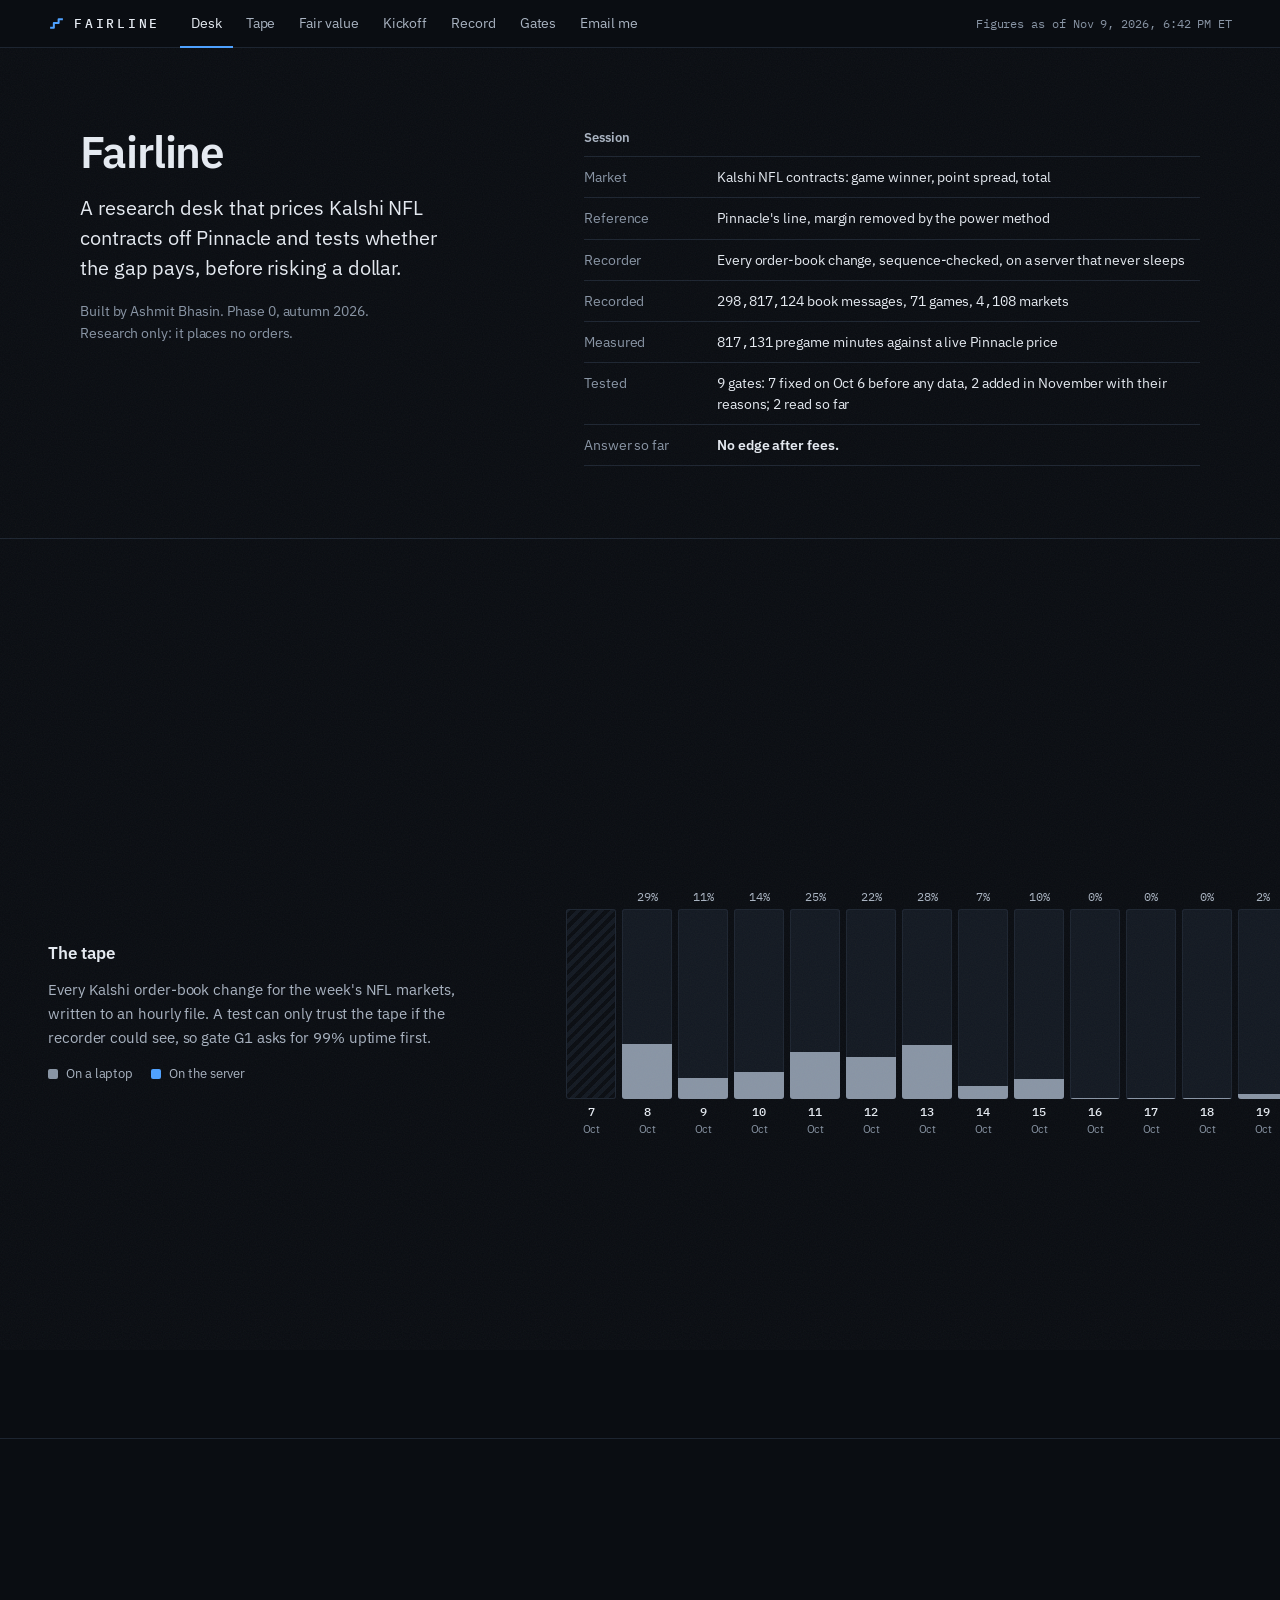
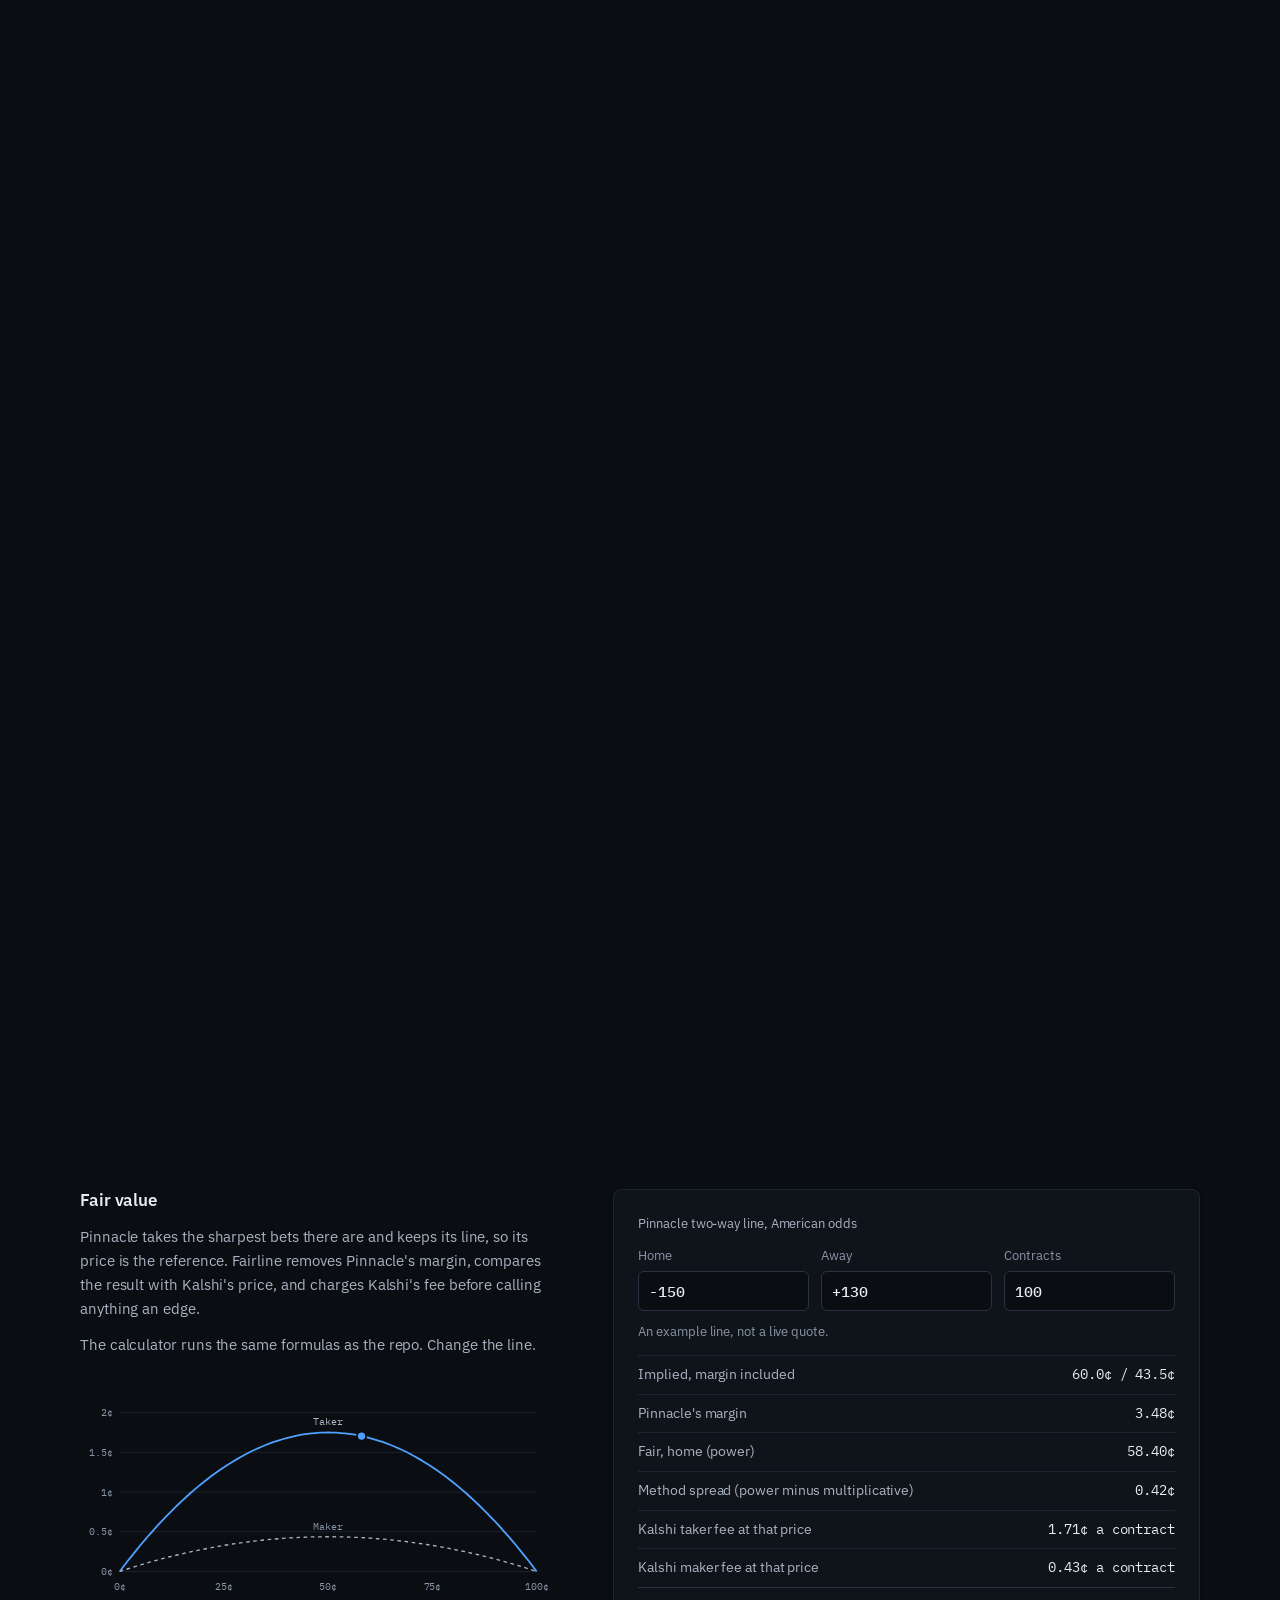
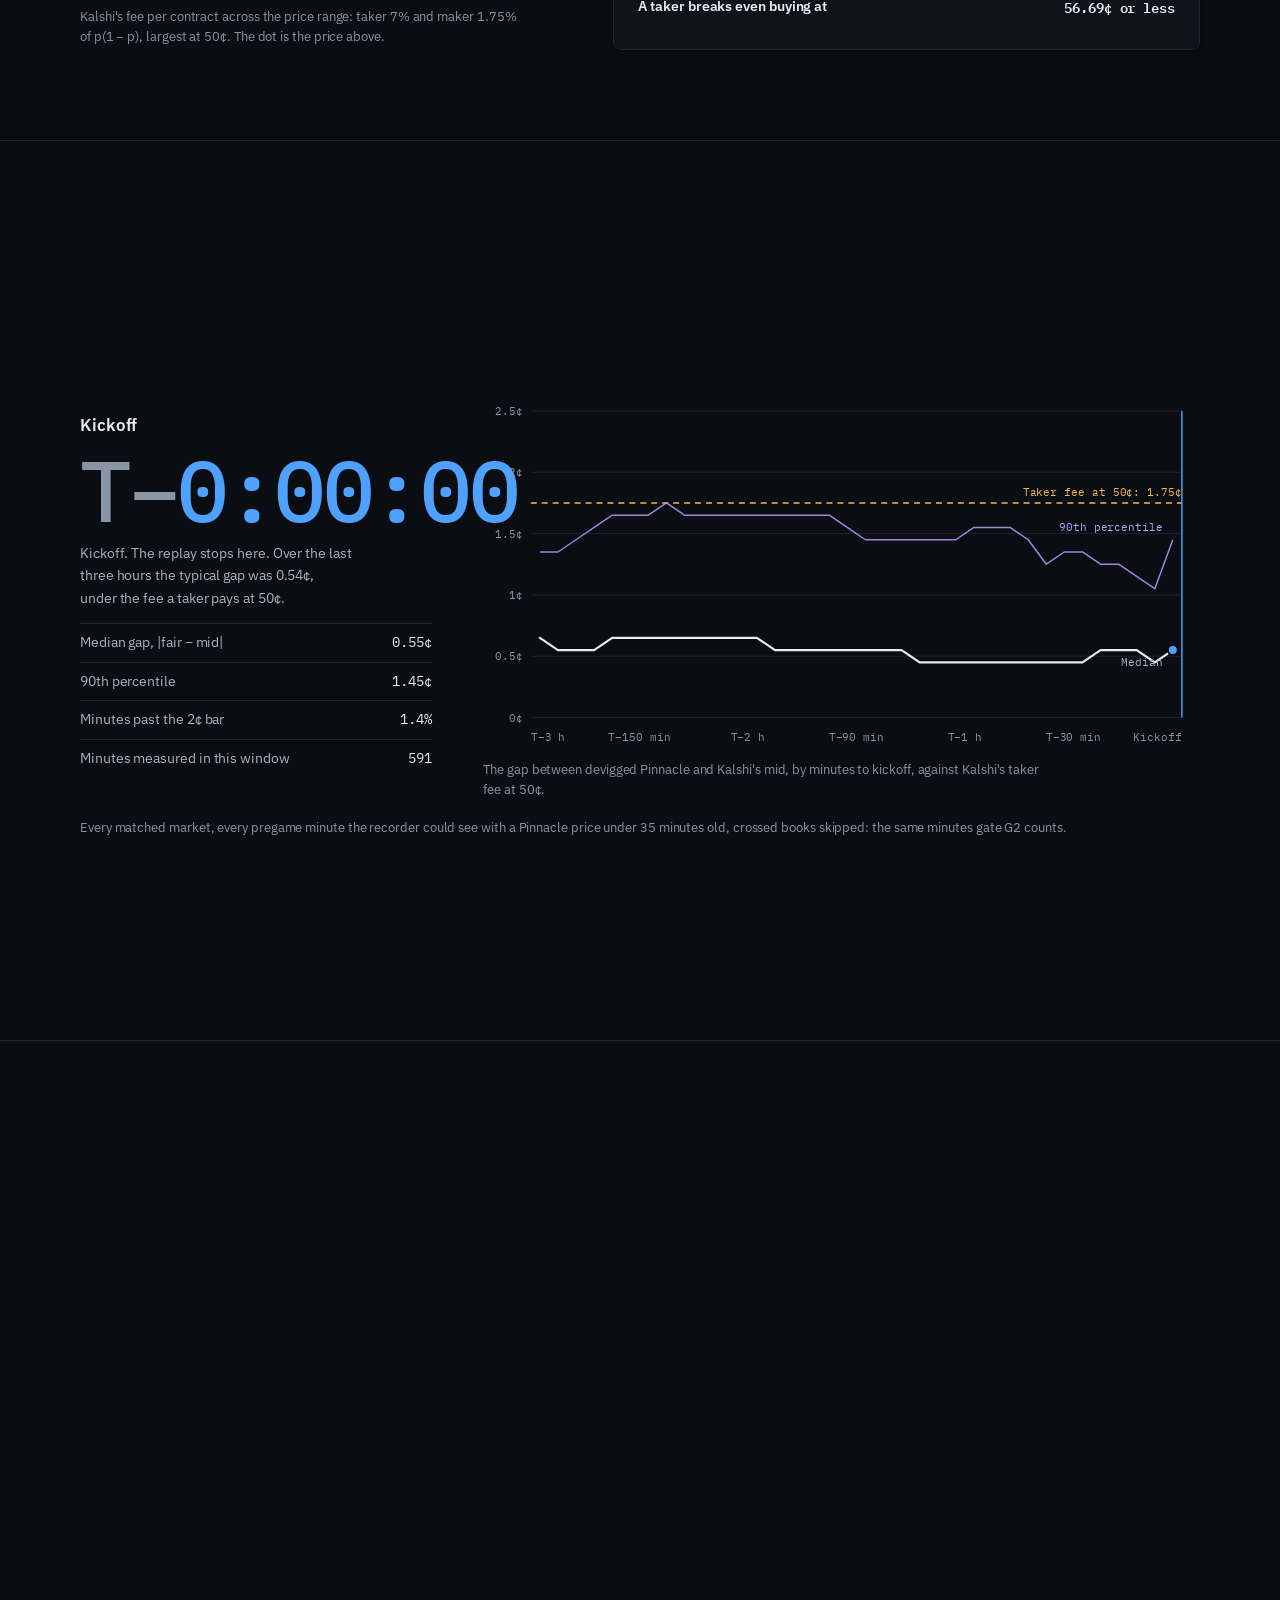
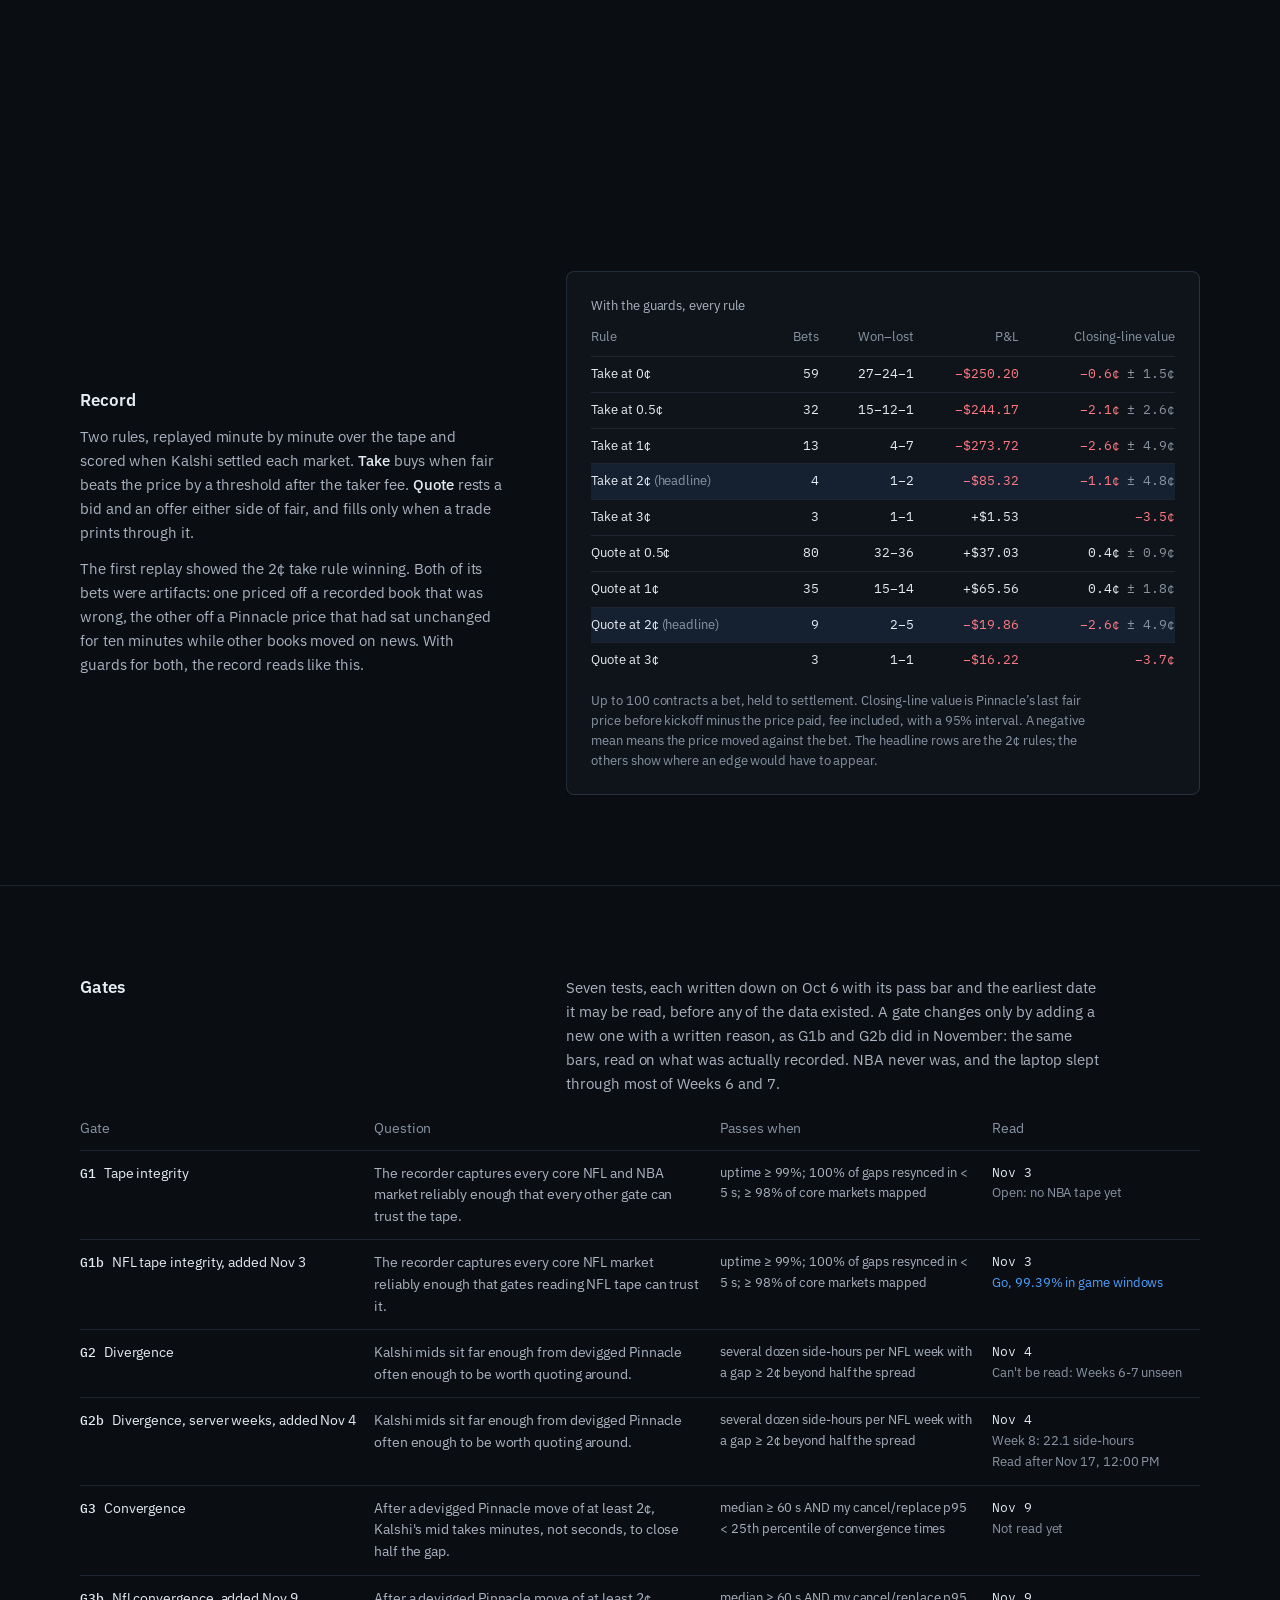
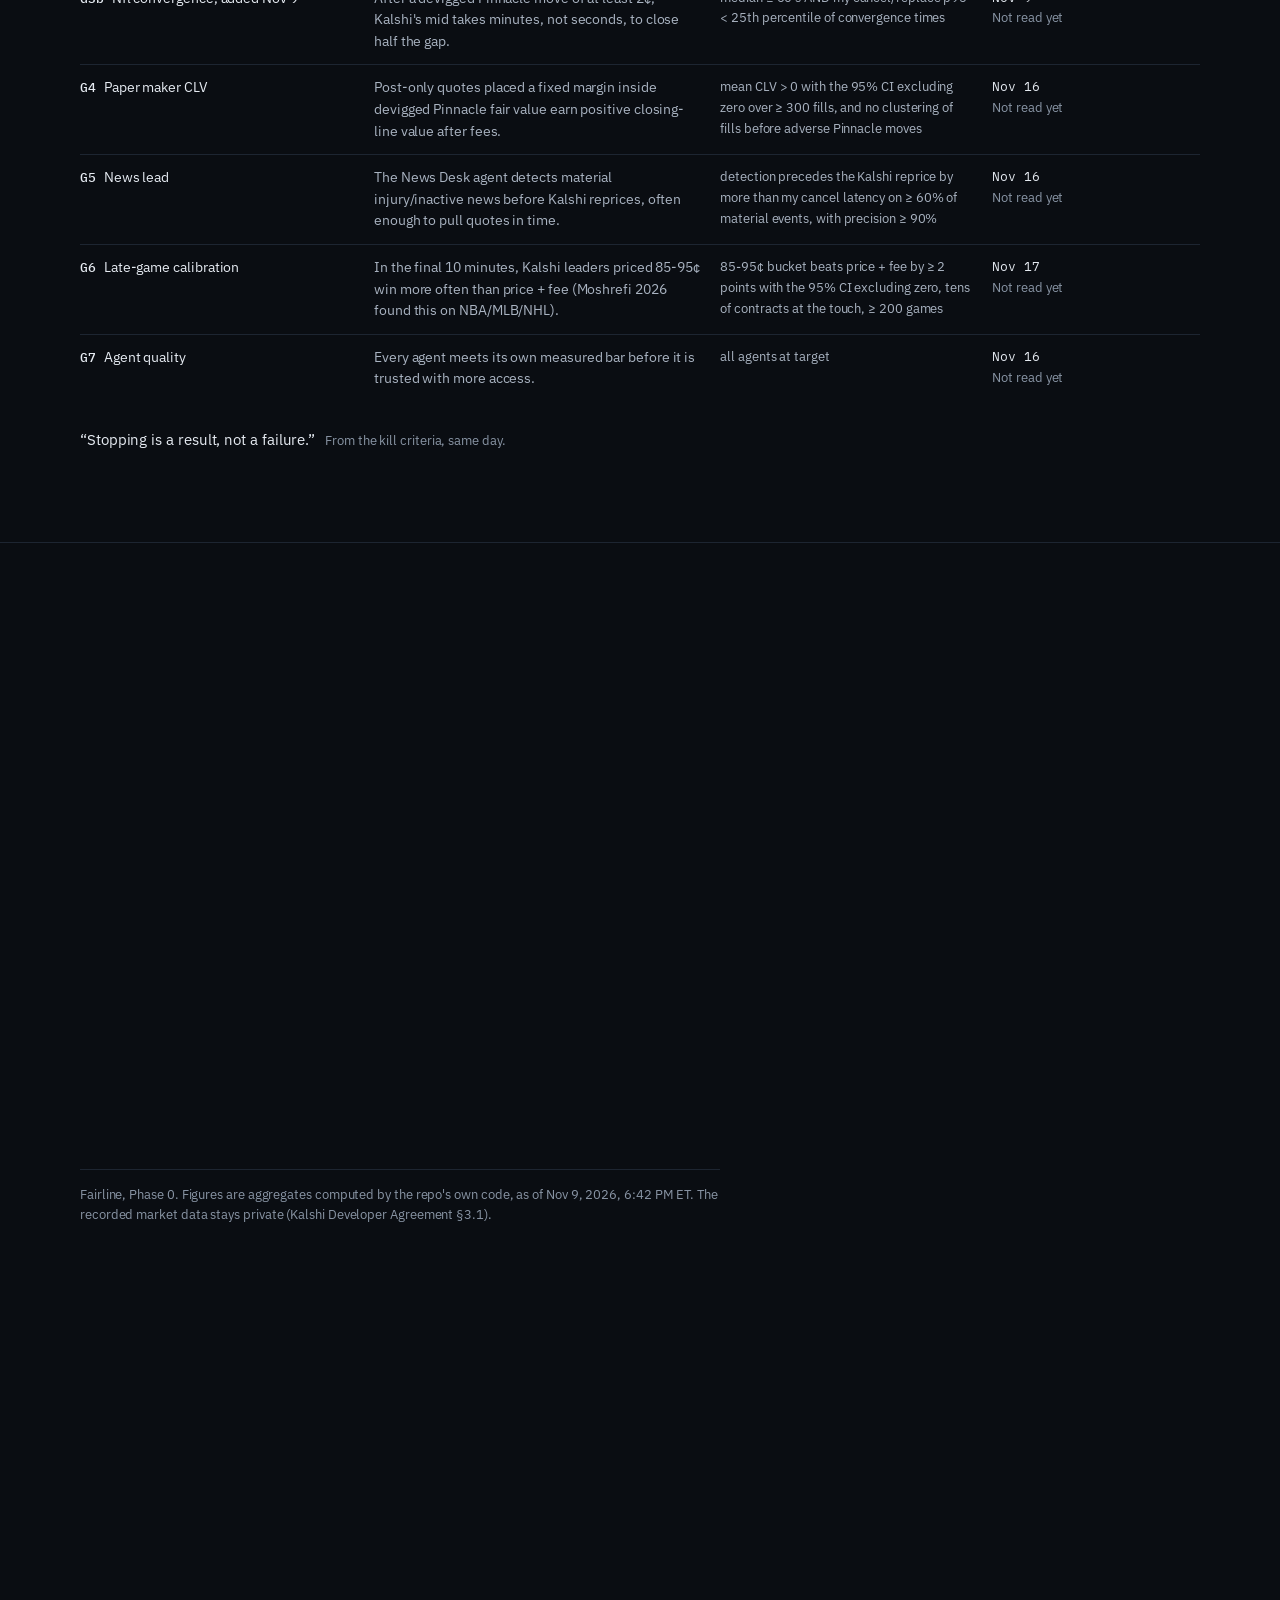
<file: site/index.html>
<!doctype html>
<html lang="en">
<head>
<meta charset="utf-8">
<meta name="viewport" content="width=device-width, initial-scale=1, viewport-fit=cover">
<title>Fairline · a research desk for Kalshi NFL markets</title>
<meta name="description" content="Fairline prices Kalshi NFL contracts off Pinnacle's line, records both markets around the clock, and tests whether the gap pays after fees before risking money.">
<meta name="color-scheme" content="dark">
<link rel="icon" href="data:image/svg+xml,<svg xmlns='http://www.w3.org/2000/svg' viewBox='0 0 16 16'><rect width='16' height='16' rx='3' fill='%230a0d12'/><path d='M2 12h3.5V7.5h4.5V4H14' fill='none' stroke='%234ea1ff' stroke-width='1.9' stroke-linejoin='round'/></svg>">
<link rel="preconnect" href="https://fonts.googleapis.com">
<link rel="preconnect" href="https://fonts.gstatic.com" crossorigin>
<link rel="stylesheet" href="https://fonts.googleapis.com/css2?family=IBM+Plex+Mono:wght@400;500&family=IBM+Plex+Sans:wght@400;500;600&display=swap">
<link rel="stylesheet" href="scrollcraft.css">
<link rel="stylesheet" href="site.css">
</head>
<body>
<a class="skip" href="#main">Skip to content</a>
<div class="sc-grain" aria-hidden="true"></div>

<header class="chrome">
  <a class="chrome__app" href="#desk" aria-label="Fairline, back to the top">
    <svg class="mark" viewBox="0 0 16 16" aria-hidden="true"><path d="M2 12h3.5V7.5h4.5V4H14"/></svg>
    <span class="chrome__word">FAIRLINE</span>
  </a>
  <nav class="chrome__tabs" aria-label="Sections">
    <a href="#desk">Desk</a>
    <a href="#tape">Tape</a>
    <a href="#fair">Fair value</a>
    <a href="#kickoff">Kickoff</a>
    <a href="#record">Record</a>
    <a href="#gates">Gates</a>
    <a href="#note">Email me</a>
  </nav>
  <p class="chrome__status">Figures as of <span data-f="as_of">the last export</span></p>
</header>

<main id="main">

  <!-- 1 · Desk: the surface already running -->
  <section id="desk" class="desk" aria-labelledby="desk-h">
    <div class="wrap desk__grid">
      <div class="desk__intro" data-sc-in data-sc-stagger="60">
        <h1 id="desk-h" class="desk__title">Fairline</h1>
        <p class="desk__lede">A research desk that prices Kalshi NFL contracts off Pinnacle and tests whether the gap pays, before risking a dollar.</p>
        <p class="desk__by">Built by <span data-f="owner_name">Ashmit Bhasin</span>. Phase 0, autumn 2026. Research only: it places no orders.</p>
      </div>
      <table class="ledger" data-sc-in>
        <caption>Session</caption>
        <tbody>
          <tr><th scope="row">Market</th><td>Kalshi NFL contracts: game winner, point spread, total</td></tr>
          <tr><th scope="row">Reference</th><td>Pinnacle's line, margin removed by the power method</td></tr>
          <tr><th scope="row">Recorder</th><td>Every order-book change, sequence-checked, on a server that never sleeps</td></tr>
          <tr><th scope="row">Recorded</th><td><span class="num" data-f="messages">n/a</span> book messages, <span class="num" data-f="games">n/a</span> games, <span class="num" data-f="markets">n/a</span> markets</td></tr>
          <tr><th scope="row">Measured</th><td><span class="num" data-f="side_minutes">n/a</span> pregame minutes against a live Pinnacle price</td></tr>
          <tr><th scope="row">Tested</th><td>9 gates: 7 fixed on Oct 6 before any data, 2 added in November with their reasons; <span data-f="gates_read">2</span> read so far</td></tr>
          <tr class="ledger__answer"><th scope="row">Answer so far</th><td>No edge after fees.</td></tr>
        </tbody>
      </table>
    </div>
  </section>

  <!-- 2 · Tape: the days pan past, mostly blind until the move -->
  <section id="tape" class="tape" data-sc-act="pan" data-sc-span="2.4" aria-labelledby="tape-h">
    <div data-sc-stage class="tape__stage">
      <div class="tape__rail" data-sc-pan="0.04">
        <div class="tape__lead">
          <h2 id="tape-h" class="panel-title">The tape</h2>
          <p>Every Kalshi order-book change for the week's NFL markets, written to an hourly file. A test can only trust the tape if the recorder could see, so gate G1 asks for 99% uptime first.</p>
          <p class="tape__key"><span class="key key--laptop" aria-hidden="true"></span>On a laptop <span class="key key--server" aria-hidden="true"></span>On the server</p>
        </div>
        <ol class="tape__days" aria-label="Recorder uptime by day, Eastern time"></ol>
        <div class="tape__end">
          <p class="tape__end-h">Since the move</p>
          <p data-f="since_cutover">The recorder moved to an always-on server on Oct 26.</p>
        </div>
      </div>
    </div>
  </section>

  <!-- 3 · Fair value: the math, operable -->
  <section id="fair" class="fair" aria-labelledby="fair-h">
    <div class="wrap fair__grid">
      <div class="fair__copy" data-sc-in data-sc-stagger="60">
        <h2 id="fair-h" class="panel-title">Fair value</h2>
        <p>Pinnacle takes the sharpest bets there are and keeps its line, so its price is the reference. Fairline removes Pinnacle's margin, compares the result with Kalshi's price, and charges Kalshi's fee before calling anything an edge.</p>
        <p>The calculator runs the same formulas as the repo. Change the line.</p>
      </div>
      <form class="calc" id="calc" aria-describedby="calc-note" autocomplete="off">
        <fieldset class="calc__line">
          <legend>Pinnacle two-way line, American odds</legend>
          <label>Home <input id="calc-a" name="a" inputmode="text" value="-150" spellcheck="false"></label>
          <label>Away <input id="calc-b" name="b" inputmode="text" value="+130" spellcheck="false"></label>
          <label>Contracts <input id="calc-n" name="n" type="number" min="1" max="100000" step="1" value="100"></label>
        </fieldset>
        <p id="calc-note" class="calc__note">An example line, not a live quote.</p>
        <table class="calc__out" aria-live="polite">
          <tbody>
            <tr><th scope="row">Implied, margin included</th><td class="num" data-c="implied"></td></tr>
            <tr><th scope="row">Pinnacle's margin</th><td class="num" data-c="margin"></td></tr>
            <tr><th scope="row">Fair, home (power)</th><td class="num" data-c="fair"></td></tr>
            <tr><th scope="row">Method spread (power minus multiplicative)</th><td class="num" data-c="spread"></td></tr>
            <tr><th scope="row">Kalshi taker fee at that price</th><td class="num" data-c="taker"></td></tr>
            <tr><th scope="row">Kalshi maker fee at that price</th><td class="num" data-c="maker"></td></tr>
            <tr class="calc__verdict"><th scope="row">A taker breaks even buying at</th><td class="num" data-c="breakeven"></td></tr>
          </tbody>
        </table>
        <p class="calc__err" role="alert" hidden></p>
      </form>
      <figure class="fee">
        <svg class="fee__svg" viewBox="0 0 520 220" role="img" aria-labelledby="fee-cap"></svg>
        <figcaption id="fee-cap">Kalshi's fee per contract across the price range: taker 7% and maker 1.75% of p(1&nbsp;&minus;&nbsp;p), largest at 50¢. The dot is the price above.</figcaption>
      </figure>
    </div>
  </section>

  <!-- 4 · Kickoff: the peak. Scroll is the clock. -->
  <section id="kickoff" class="kick" data-sc-act="pin" data-sc-span="3.6" aria-labelledby="kick-h">
    <div data-sc-stage class="kick__stage">
      <div class="wrap kick__grid">
        <div class="kick__side">
          <h2 id="kick-h" class="panel-title">Kickoff</h2>
          <p class="kick__clock num" aria-hidden="true"><span class="kick__t">T&minus;</span><span data-k="clock">3:00:00</span></p>
          <p class="kick__status" data-k="status">Three hours to kickoff. Scroll to run the clock.</p>
          <table class="kick__read">
            <tbody>
              <tr><th scope="row">Median gap, |fair &minus; mid|</th><td class="num" data-k="median">n/a</td></tr>
              <tr><th scope="row">90th percentile</th><td class="num" data-k="p90">n/a</td></tr>
              <tr><th scope="row">Minutes past the 2¢ bar</th><td class="num" data-k="beyond">n/a</td></tr>
              <tr><th scope="row">Minutes measured in this window</th><td class="num" data-k="n">n/a</td></tr>
            </tbody>
          </table>
        </div>
        <figure class="kick__chart">
          <svg class="kick__svg" viewBox="0 0 720 360" role="img" aria-labelledby="kick-cap"></svg>
          <figcaption id="kick-cap" data-k="caption">The gap between devigged Pinnacle and Kalshi's mid, by minutes to kickoff, against Kalshi's taker fee at 50¢.</figcaption>
        </figure>
      </div>
      <p class="wrap kick__note">Every matched market, every pregame minute the recorder could see with a Pinnacle price under 35 minutes old, crossed books skipped: the same minutes gate G2 counts.</p>
    </div>
  </section>

  <!-- 5 · Record: naive replay wipes to the guarded ladder -->
  <section id="record" class="record" data-sc-act="flow" aria-labelledby="record-h">
    <div class="wrap record__grid">
      <div class="record__copy" data-sc-in data-sc-stagger="60">
        <h2 id="record-h" class="panel-title">Record</h2>
        <p>Two rules, replayed minute by minute over the tape and scored when Kalshi settled each market. <em>Take</em> buys when fair beats the price by a threshold after the taker fee. <em>Quote</em> rests a bid and an offer either side of fair, and fills only when a trade prints through it.</p>
        <p>The first replay showed the 2¢ take rule winning. Both of its bets were artifacts: one priced off a recorded book that was wrong, the other off a Pinnacle price that had sat unchanged for ten minutes while other books moved on news. With guards for both, the record reads like this.</p>
      </div>
      <div class="record__panels">
        <div class="record__naive" aria-labelledby="naive-h">
          <p id="naive-h" class="record__tag">First replay, no guards</p>
          <p class="record__big num" data-r="naive_pnl">+$57.00</p>
          <p class="record__sub" data-r="naive_line">Take at 2¢: 1 won, 0 lost</p>
        </div>
        <div class="record__guarded" data-sc-reveal="right" data-sc-reveal-at="0.2 0.42">
          <p class="record__tag">With the guards, every rule</p>
          <div class="xscroll">
            <table class="ladder">
              <thead><tr><th scope="col" class="l">Rule</th><th scope="col">Bets</th><th scope="col">Won–lost</th><th scope="col">P&amp;L</th><th scope="col">Closing-line value</th></tr></thead>
              <tbody data-r="ladder"></tbody>
            </table>
          </div>
          <p class="record__foot" data-r="foot"></p>
        </div>
      </div>
    </div>
  </section>

  <!-- 6 · Gates: fixed before the data -->
  <section id="gates" class="gates" aria-labelledby="gates-h">
    <div class="wrap">
      <div class="gates__head" data-sc-in data-sc-stagger="60">
        <h2 id="gates-h" class="panel-title">Gates</h2>
        <p>Seven tests, each written down on Oct 6 with its pass bar and the earliest date it may be read, before any of the data existed. A gate changes only by adding a new one with a written reason, as G1b and G2b did in November: the same bars, read on what was actually recorded. NBA never was, and the laptop slept through most of Weeks 6 and 7.</p>
      </div>
      <div class="xscroll">
        <table class="gate-table" data-sc-in>
          <thead><tr><th scope="col" class="l">Gate</th><th scope="col" class="l">Question</th><th scope="col" class="l">Passes when</th><th scope="col" class="l">Read</th></tr></thead>
          <tbody data-g="rows"></tbody>
        </table>
      </div>
      <p class="gates__quote">“Stopping is a result, not a failure.” <span>From the kill criteria, same day.</span></p>
    </div>
  </section>

  <!-- 7 · Email me: the close is an input -->
  <section id="note" class="note" data-sc-act="pin" data-sc-span="1.25" aria-labelledby="note-h">
    <div data-sc-stage class="note__stage">
      <form class="note__form wrap" method="post" enctype="text/plain" data-sc-cue="0 1 0 0">
        <h2 id="note-h" class="panel-title">Email me</h2>
        <label for="note-body" class="note__label">Your note</label>
        <textarea id="note-body" name="note" rows="5"></textarea>
        <div class="note__row">
          <button type="submit" class="note__send">Email me</button>
          <span class="note__help">Opens your mail app with this note. Nothing is sent from this page.</span>
        </div>
        <p class="note__alt">Or write to <a data-f="email_link" href="#note"></a></p>
      </form>
      <footer class="colophon wrap">
        <p>Fairline, Phase 0. Figures are aggregates computed by the repo's own code, as of <span data-f="as_of">the last export</span>. The recorded market data stays private (Kalshi Developer Agreement §3.1).</p>
      </footer>
    </div>
  </section>

</main>
<noscript><p class="noscript">This page computes its panels in the browser; with JavaScript off it shows only the outline.</p></noscript>

<script src="data.js"></script>
<script src="scrollcraft.js"></script>
<script src="site.js"></script>
</body>
</html>
</file>
<file: site/scrollcraft.css>
/* ============================================================================
   scrollcraft.css: the taste floor
   ----------------------------------------------------------------------------
   Two layers, and the split matters:

     TOKENS   what you override per brand. Colour roles, the type ramp, the
              spacing scale, elevation, motion. A brand is ~12 values.
     DEVICES  what the engine drives. Do not restyle these to taste; they are
              the mechanism. Style your own markup instead.

   Nothing here draws a "component". There are no card, badge, or pill classes,
   because a stylesheet that ships those is how every page built on it ends up
   with the same shapes. You get a floor and a vocabulary; the composition is
   yours.
   ========================================================================== */

/* ---------------------------------------------------------------- tokens -- */
:root {
  /* --- colour roles. Override these six and the page is rebranded. -------- */
  --sc-canvas:      #08090b;   /* the page ground. Drift interpolates this.   */
  --sc-surface:     #101217;   /* anything raised off the ground             */
  --sc-ink:         #f4f2ef;   /* primary text                               */
  --sc-ink-soft:    #9a9ba1;   /* secondary text. Tinted, never flat gray.   */
  --sc-accent:      #d8ff3e;   /* ONE accent. It owns a region, not confetti. */
  --sc-accent-ink:  #08090b;   /* text that sits on the accent               */

  --sc-hairline:    color-mix(in oklab, var(--sc-ink) 12%, transparent);
  --sc-hairline-strong: color-mix(in oklab, var(--sc-ink) 22%, transparent);

  /* --- type. Two families max. Display carries voice, text carries prose. - */
  --sc-font-display: "Instrument Sans", "Geist", system-ui, sans-serif;
  --sc-font-text:    "Geist", system-ui, sans-serif;
  --sc-font-mono:    "Geist Mono", ui-monospace, monospace;

  /* Fluid ramp. Tracking tightens as size grows because a face set at 6rem
     with 0 tracking reads loose; this is optical correction, not decoration. */
  --sc-t-xs:   clamp(0.75rem, 0.72rem + 0.15vw, 0.82rem);
  --sc-t-sm:   clamp(0.875rem, 0.84rem + 0.18vw, 0.95rem);
  --sc-t-base: clamp(1rem, 0.96rem + 0.22vw, 1.125rem);
  --sc-t-lg:   clamp(1.2rem, 1.1rem + 0.5vw, 1.5rem);
  --sc-t-xl:   clamp(1.6rem, 1.35rem + 1.2vw, 2.25rem);
  --sc-t-2xl:  clamp(2.1rem, 1.6rem + 2.4vw, 3.4rem);
  --sc-t-3xl:  clamp(2.8rem, 1.9rem + 4.2vw, 5rem);
  --sc-t-4xl:  clamp(3.4rem, 1.9rem + 6.6vw, 7.5rem);

  --sc-track-tight:  -0.035em;
  --sc-track-snug:   -0.02em;
  --sc-track-normal: -0.005em;
  --sc-track-wide:    0.08em;

  --sc-leading-none: 0.94;
  --sc-leading-tight: 1.06;
  --sc-leading-body: 1.62;

  --sc-measure: 62ch;

  /* --- space. 4px base: the useful middle steps an 8-only scale misses. --- */
  --sc-1: 0.25rem;  --sc-2: 0.5rem;   --sc-3: 0.75rem;  --sc-4: 1rem;
  --sc-5: 1.5rem;   --sc-6: 2rem;     --sc-7: 3rem;     --sc-8: 4rem;
  --sc-9: 6rem;     --sc-10: 8rem;    --sc-11: 12rem;

  /* Section rhythm is fluid so a phone doesn't inherit desktop air. */
  --sc-section: clamp(4.5rem, 9vw, 11rem);
  --sc-gutter:  clamp(1.25rem, 5vw, 5.5rem);
  --sc-maxw:    82rem;

  /* --- radius. Pick one scale for the page and hold it. ------------------- */
  --sc-r-sm: 6px;  --sc-r-md: 12px;  --sc-r-lg: 20px;  --sc-r-pill: 999px;

  /* --- elevation. Every shadow has an offset AND a soft blur, and is tinted
         to the canvas hue. A zero-offset coloured halo is decoration, not
         depth, so there isn't one here. ---------------------------------- */
  --sc-shadow-color: 220 40% 2%;
  --sc-e1: 0 1px 2px hsl(var(--sc-shadow-color) / 0.28),
           0 2px 6px -1px hsl(var(--sc-shadow-color) / 0.20);
  --sc-e2: 0 2px 4px hsl(var(--sc-shadow-color) / 0.24),
           0 8px 18px -4px hsl(var(--sc-shadow-color) / 0.30);
  --sc-e3: 0 4px 8px hsl(var(--sc-shadow-color) / 0.22),
           0 18px 40px -8px hsl(var(--sc-shadow-color) / 0.38),
           0 48px 90px -24px hsl(var(--sc-shadow-color) / 0.30);

  /* Edge light: a 1px top highlight sells a raised surface better than any
     amount of blur, because real raised things catch light on their lip. */
  --sc-edge: inset 0 1px 0 color-mix(in oklab, var(--sc-ink) 10%, transparent);

  /* --- motion. Built-in CSS easings are too weak for UI. ------------------ */
  --sc-ease-out:    cubic-bezier(0.23, 1, 0.32, 1);
  --sc-ease-in-out: cubic-bezier(0.77, 0, 0.175, 1);
  --sc-ease-drawer: cubic-bezier(0.32, 0.72, 0, 1);
  --sc-d-fast: 160ms;  --sc-d-base: 240ms;  --sc-d-slow: 420ms;

  --sc-z-stage: 1; --sc-z-copy: 20; --sc-z-chrome: 60;
}

/* --------------------------------------------------------------- reset -- */
*, *::before, *::after { box-sizing: border-box; }
html { -webkit-text-size-adjust: 100%; scroll-behavior: smooth; }
@media (prefers-reduced-motion: reduce) { html { scroll-behavior: auto; } }

body {
  margin: 0;
  background: var(--sc-canvas);
  color: var(--sc-ink);
  font-family: var(--sc-font-text);
  font-size: var(--sc-t-base);
  line-height: var(--sc-leading-body);
  letter-spacing: var(--sc-track-normal);
  -webkit-font-smoothing: antialiased;
  text-rendering: optimizeLegibility;
  font-synthesis-weight: none;
  overflow-x: clip;
}
img, video, canvas, svg { display: block; max-width: 100%; }
button, input, select, textarea { font: inherit; color: inherit; }

/* ------------------------------------------------- the browser surfaces --
   The parts you did not draw still carry the design. Selection, caret, focus
   ring, scrollbar and tabular numerals all ship with defaults that belong to no
   design system. Theming them is the cheapest signal that a page was built
   rather than assembled, and it is the step that gets skipped most reliably. */
::selection { background: var(--sc-accent); color: var(--sc-accent-ink); }
:root { caret-color: var(--sc-accent); accent-color: var(--sc-accent); }
:focus-visible {
  outline: 2px solid var(--sc-accent);
  outline-offset: 3px;
  border-radius: var(--sc-r-sm);
}
:where(a) { color: inherit; text-decoration-thickness: 1px; text-underline-offset: 0.22em; }
@supports (scrollbar-color: auto) {
  html { scrollbar-color: color-mix(in oklab, var(--sc-ink) 26%, transparent) transparent; scrollbar-width: thin; }
}
:where(table, .sc-nums, [data-sc-count]) { font-variant-numeric: tabular-nums; }

/* ----------------------------------------------------------- typography -- */
.sc-display {
  font-family: var(--sc-font-display);
  font-weight: 500;
  line-height: var(--sc-leading-none);
  letter-spacing: var(--sc-track-tight);
  text-wrap: balance;
  margin: 0;
}
.sc-display--xl { font-size: var(--sc-t-4xl); }
.sc-display--lg { font-size: var(--sc-t-3xl); }
.sc-display--md { font-size: var(--sc-t-2xl); letter-spacing: var(--sc-track-snug); }
.sc-lede {
  font-size: var(--sc-t-lg);
  line-height: 1.44;
  letter-spacing: var(--sc-track-snug);
  color: var(--sc-ink);
  max-width: 46ch;
  text-wrap: pretty;
  margin: 0;
}
.sc-body { max-width: var(--sc-measure); color: var(--sc-ink-soft); text-wrap: pretty; margin: 0; }
.sc-label {
  font-family: var(--sc-font-mono);
  font-size: var(--sc-t-xs);
  letter-spacing: var(--sc-track-wide);
  text-transform: uppercase;
  color: var(--sc-ink-soft);
}

/* ---------------------------------------------------------------- layout -- */
.sc-wrap { width: 100%; max-width: var(--sc-maxw); margin-inline: auto; padding-inline: var(--sc-gutter); }
.sc-section { padding-block: var(--sc-section); }
/* More space above a heading than below it: the gap belongs to the boundary,
   not to the pair. */
.sc-stack > * + * { margin-top: var(--sc-4); }
.sc-stack > :is(h1,h2,h3) { margin-top: var(--sc-7); }
.sc-stack > :is(h1,h2,h3):first-child { margin-top: 0; }
.sc-rule { height: 1px; border: 0; background: var(--sc-hairline); margin: 0; }

/* =============================================================== DEVICES ==
   Driven by the engine. Restyle your own markup, not these.                */

.sc-act--pinned { position: relative; }
.sc-stage {
  position: sticky; top: 0;
  height: 100vh; height: 100svh;
  overflow: clip;
  z-index: var(--sc-z-stage);
}

/* scrub / sequence media */
.sc-stage :is(video[data-sc-scrub], canvas[data-sc-sequence], .sc-stage__poster) {
  position: absolute; inset: 0;
  width: 100%; height: 100%;
  object-fit: cover;
}
video[data-sc-scrub] { opacity: 0; transition: opacity 380ms var(--sc-ease-out); }
.sc-has-clip video[data-sc-scrub] { opacity: 1; }
/* The poster is a live frame-holder, not a placeholder: it stays up until a
   real video frame has painted, which is what stops the blank-stage flash. */
.sc-stage__poster { z-index: 0; transition: opacity 380ms var(--sc-ease-out); }
.sc-has-clip .sc-stage__poster { opacity: 0; }

/* A scrim only where text sits. A full-frame darkening layer flattens the
   image everywhere to fix contrast in one corner. */
.sc-scrim {
  position: absolute; inset: 0; pointer-events: none; z-index: 1;
  background: linear-gradient(
    var(--sc-scrim-angle, 180deg),
    color-mix(in oklab, var(--sc-canvas) var(--sc-scrim-a, 78%), transparent) 0%,
    color-mix(in oklab, var(--sc-canvas) 30%, transparent) 42%,
    transparent 68%);
}
/* Point the scrim at the copy. A scrim gradient that darkens the top while the
   copy sits at the bottom fixes contrast nowhere and flattens the image
   everywhere, which is the most common way text-over-video goes wrong. */
.sc-scrim--bottom { --sc-scrim-angle: 0deg; }
.sc-scrim--left   { --sc-scrim-angle: 90deg; }
.sc-scrim--right  { --sc-scrim-angle: 270deg; }

/* Corner scrims, for copy anchored to a corner. An edge gradient has to darken
   a whole band across the frame to cover one corner; a corner gradient puts the
   density where the text is and leaves the rest of the image alone. Pair with
   .sc-copy--lead / .sc-copy--trail. */
.sc-scrim--lead {
  background: linear-gradient(to top right,
    color-mix(in oklab, var(--sc-canvas) 94%, transparent) 0%,
    color-mix(in oklab, var(--sc-canvas) 72%, transparent) 30%,
    color-mix(in oklab, var(--sc-canvas) 30%, transparent) 52%,
    transparent 72%);
}
.sc-scrim--trail {
  background: linear-gradient(to top left,
    color-mix(in oklab, var(--sc-canvas) 94%, transparent) 0%,
    color-mix(in oklab, var(--sc-canvas) 72%, transparent) 30%,
    color-mix(in oklab, var(--sc-canvas) 30%, transparent) 52%,
    transparent 72%);
}
/* A band across the bottom, for copy that spans the full width of the frame.
   That is what both corner anchors become below 860px, and it is also the right
   shape whenever the copy block is wider than a corner. */
.sc-scrim--band {
  background: linear-gradient(to top,
    color-mix(in oklab, var(--sc-canvas) 94%, transparent) 0%,
    color-mix(in oklab, var(--sc-canvas) 74%, transparent) 22%,
    color-mix(in oklab, var(--sc-canvas) 30%, transparent) 42%,
    transparent 58%);
}
.sc-scrim--vignette {
  background: radial-gradient(120% 90% at 50% 45%, transparent 40%,
              color-mix(in oklab, var(--sc-canvas) 70%, transparent) 100%);
}

/* copy over a stage.
   max-width is in rem, never ch. A `ch` on this container resolves against the
   CONTAINER's font-size (body size), not the display size of the heading inside
   it, so `max-width: 20ch` here silently produces a ~180px column and wraps a
   hero headline to six lines. Set a ch measure on the text element itself. */
.sc-copy {
  position: absolute; z-index: var(--sc-z-copy);
  inset-inline: var(--sc-gutter);
  max-width: min(46rem, 76vw);
  will-change: opacity, transform;
}
.sc-copy--lead   { left: var(--sc-gutter); bottom: clamp(3rem, 12vh, 9rem); }
/* inset-inline FIRST. It is the shorthand for left+right, so declaring it after
   `left: 50%` resets left to auto and the block drifts off the left edge. */
.sc-copy--center { inset-inline: auto; left: 50%; top: 50%; translate: -50% -50%; text-align: center; }
.sc-copy--trail  { inset-inline: auto; right: var(--sc-gutter); bottom: clamp(3rem, 12vh, 9rem); text-align: right; }

/* cue defaults: the engine writes opacity/transform inline, these are the
   pre-paint state so nothing flashes before the first read() */
[data-sc-cue] { opacity: 0; will-change: opacity, transform; }
.sc-ready [data-sc-cue] { transition: none; }

/* kinetic split */
.sc-split { display: inline-block; overflow: hidden; vertical-align: top; }
/* Descenders live below the baseline; a line mask clipped to the line box eats
   the tails off g, y, p, j. The padding buys them room back. */
.sc-split--line { display: block; padding-bottom: 0.14em; margin-bottom: -0.14em; }
.sc-split__i { display: inline-block; will-change: transform, opacity; }
.sc-is-split { opacity: 1 !important; }

/* horizontal rail */
[data-sc-pan] { display: flex; will-change: transform; }

/* reveal + parallax */
[data-sc-reveal] { will-change: clip-path; }
[data-sc-parallax] { will-change: transform; }

/* flow reveal (fires once) */
[data-sc-in], [data-sc-stagger] > * {
  opacity: 0;
  transform: translate3d(0, 14px, 0);
  transition: opacity 620ms var(--sc-ease-out), transform 620ms var(--sc-ease-out);
}
[data-sc-in].sc-in, [data-sc-stagger] > .sc-in { opacity: 1; transform: none; }

/* pointer devices */
[data-sc-tilt] { transform-style: preserve-3d; will-change: transform; }
[data-sc-magnet] { will-change: transform; }
/* isolation always; position only if nothing more specific already set it.
   Written with :where() (zero specificity) on purpose: a plain `position:
   relative` here has the same weight as `.sc-stage` and, being later in the
   file, silently wins. A stage carrying both attributes then stops being
   sticky and the whole act scrolls away instead of pinning. */
[data-sc-spotlight] { isolation: isolate; }
:where([data-sc-spotlight]) { position: relative; }
[data-sc-spotlight]::after {
  content: ""; position: absolute; inset: 0; pointer-events: none; z-index: 2;
  background: radial-gradient(
    28rem 28rem at calc(var(--sc-mx, 0.5) * 100%) calc(var(--sc-my, 0.5) * 100%),
    color-mix(in oklab, var(--sc-accent) 16%, transparent), transparent 70%);
  opacity: 0; transition: opacity var(--sc-d-slow) var(--sc-ease-out);
}
[data-sc-spotlight]:hover::after { opacity: 1; }

/* =========================================================== WORLDFLIGHT ==
   One fixed stage for the whole page. The only thing in document flow is the
   spacer, and it is empty. If you find yourself adding a section here, you want
   act mode instead: the moment a real block scrolls past the fixed stage, the
   page has a seam again and the whole point is gone.                        */

[data-sc-mode="worldflight"] { position: relative; }

.sc-world {
  position: fixed; inset: 0;
  overflow: clip;
  z-index: var(--sc-z-stage);
  background: var(--sc-canvas);
}

/* Every leg is mounted for the life of the page and stacked in the same box.
   The engine owns opacity, visibility and z-index here; do not set them. */
.sc-world__seg {
  position: absolute; inset: 0;
  opacity: 0;
  will-change: opacity;
}
.sc-world__seg > :is(video, img, canvas) {
  position: absolute; inset: 0;
  width: 100%; height: 100%;
  object-fit: cover;
}
/* The poster is the frame-holder AND the first camera move: the engine pushes
   it in slowly until a real decoded frame is available to replace it. */
.sc-world__poster {
  z-index: 0;
  transform-origin: 50% 50%;
  transition: opacity 420ms var(--sc-ease-out);
}
.sc-world__seg > video { z-index: 1; }
.sc-world__seg.sc-has-clip .sc-world__poster { opacity: 0; }
/* The act stylesheet lights a clip through its ancestor act. A worldflight leg
   has no act, so match the class the engine also writes on the clip itself. */
video[data-sc-scrub].sc-has-clip { opacity: 1; }

/* The copy layer is fixed too, and inert by default: the engine hands
   pointer-events back to a block only while it is actually legible. */
.sc-world__copy {
  position: fixed; inset: 0;
  z-index: var(--sc-z-copy);
  pointer-events: none;
}
.sc-world__scrim { position: absolute; inset: 0; pointer-events: none; z-index: 0; }
[data-sc-copy] {
  opacity: 0;
  pointer-events: none;
  will-change: opacity, transform;
}
.sc-ready [data-sc-copy] { transition: none; }

/* The track. Empty on purpose. */
.sc-world__spacer { pointer-events: none; }

/* scroll progress */
[data-sc-progress] {
  position: fixed; inset: 0 0 auto 0; height: 2px; z-index: var(--sc-z-chrome);
  background: var(--sc-accent); transform-origin: 0 50%; transform: scaleX(0);
  will-change: transform;
}

/* ----------------------------------------------------------- atmosphere --
   Depth is not only shadow. Grain keeps a flat dark ground from banding, and
   it is the difference between "a dark page" and "a lit room". */
.sc-grain { position: fixed; inset: 0; pointer-events: none; z-index: 3; opacity: 0.045; }
.sc-grain::before {
  content: ""; position: absolute; inset: -50%;
  background-image: url("data:image/svg+xml;utf8,<svg xmlns='http://www.w3.org/2000/svg' width='140' height='140'><filter id='n'><feTurbulence type='fractalNoise' baseFrequency='0.85' numOctaves='3'/></filter><rect width='140' height='140' filter='url(%23n)'/></svg>");
}

/* -------------------------------------------------------- reduced motion -- */
@media (prefers-reduced-motion: reduce) {
  /* Fewer and gentler, not zero. Opacity still carries the reveal so the page
     is comprehensible; every position change is dropped. */
  [data-sc-in], [data-sc-stagger] > * { transform: none; transition-duration: 220ms; }
  [data-sc-parallax], [data-sc-pan], .sc-split__i { transform: none !important; }
  /* A wipe is a position change too. Show reveal content settled. */
  [data-sc-reveal] { clip-path: none !important; }
  /* A rail's transform IS its navigation, not decoration. Zeroing it the way
     parallax and kinetic type are zeroed parks the act on its first screenful
     and makes everything past the fold unreachable: a device degrading into
     missing content. Hand the travel back to the reader as an ordinary scroll
     region instead, so the same items are all still gettable without motion.
     A build that would rather re-lay the rail out as a grid can still do that;
     this is the floor, not the ceiling. */
  [data-sc-act="pan"] .sc-stage,
  [data-sc-act="pan"] [data-sc-stage] {
    overflow-x: auto; overflow-y: hidden;
    overscroll-behavior-x: contain;
    scroll-snap-type: x proximity;
  }
  [data-sc-pan] > * { scroll-snap-align: center; }
  [data-sc-spotlight]::after { display: none; }
  /* A worldflight keeps its whole story here. No clip is ever fetched, so the
     posters are the film, and they cross-dissolve through exactly the same
     seams at exactly the same scroll positions. The push-in and the copy drift
     are the only things that go. */
  .sc-world__poster, [data-sc-copy] { transform: none !important; }
}

/* --------------------------------------------------------------- mobile -- */
@media (max-width: 860px) {
  .sc-copy { inset-inline: var(--sc-gutter); max-width: none; }
  .sc-copy--trail { text-align: left; }
  .sc-stage { height: 100svh; }
  /* .sc-copy--trail re-anchors to the left and spans the full width here, so a
     bottom-RIGHT corner gradient darkens the one corner the copy just left and
     guarantees a contrast failure over any bright clip. Point the density at
     the copy: the same band .sc-scrim--band paints. */
  .sc-scrim--trail {
    background: linear-gradient(to top,
      color-mix(in oklab, var(--sc-canvas) 94%, transparent) 0%,
      color-mix(in oklab, var(--sc-canvas) 74%, transparent) 22%,
      color-mix(in oklab, var(--sc-canvas) 30%, transparent) 42%,
      transparent 58%);
  }
}
</file>
<file: site/site.css>
/* Fairline project site. A working surface in the board's own palette: bid blue is the one accent,
   violet only ever means Pinnacle, green and red never decorate. Ruled tables, tabular figures,
   sentence-case labels. The only large type on the page is the kickoff clock, because it is a readout. */
:root {
  --sc-canvas:     #0a0d12;
  --sc-surface:    #0f141b;
  --sc-ink:        #e6ebf2;
  --sc-ink-soft:   #a9b3c1;
  --sc-accent:     #4ea1ff;
  --sc-accent-ink: #06121f;
  --sc-font-display: "IBM Plex Sans", system-ui, sans-serif;
  --sc-font-text:    "IBM Plex Sans", system-ui, sans-serif;
  --sc-font-mono:    "IBM Plex Mono", ui-monospace, SFMono-Regular, Menlo, monospace;

  --surface-2: #131922;
  --line: #1d2531;
  --line-2: #283241;
  --muted: #8995a5;
  --fair: #b99cff;
  --ask: #ff9257;
  --warn: #f3b94d;
  --down: #ff7a85;
  --chrome-h: 48px;
  --wrap: 76rem;
  --gut: clamp(1rem, 4vw, 3rem);
  --sc-shadow-color: 216 33% 3%;
}

html { scroll-padding-top: calc(var(--chrome-h) + 8px); }
body { font: 400 15px/1.6 var(--sc-font-text); background: var(--sc-canvas); color: var(--sc-ink); -webkit-font-smoothing: antialiased; }
.num { font-family: var(--sc-font-mono); font-variant-numeric: tabular-nums; }
.wrap { width: 100%; max-width: var(--wrap); margin-inline: auto; padding-inline: var(--gut); }
a { color: var(--sc-accent); text-underline-offset: 3px; text-decoration-thickness: 1px; }
a:hover { text-decoration-thickness: 2px; }
:focus-visible { outline: 2px solid var(--sc-accent); outline-offset: 2px; border-radius: 3px; }
em { font-style: normal; color: var(--sc-ink); font-weight: 500; }
p { margin: 0; }
.skip { position: absolute; left: 8px; top: -60px; z-index: 50; padding: 8px 12px; background: var(--sc-accent); color: var(--sc-accent-ink); border-radius: 4px; }
.skip:focus { top: 8px; }
.noscript { padding: 24px var(--gut); color: var(--sc-ink-soft); }
.xscroll { overflow-x: auto; -webkit-overflow-scrolling: touch; }

/* ---------- chrome: the app's own bar, and the page's navigation ---------- */
.chrome {
  position: fixed; inset: 0 0 auto; z-index: 20; height: var(--chrome-h);
  display: flex; align-items: center; gap: 20px; padding: 0 var(--gut);
  background: var(--sc-canvas); border-bottom: 1px solid var(--line);
}
.chrome__app { display: flex; align-items: center; gap: 9px; color: var(--sc-ink); text-decoration: none; flex: none; }
.mark { width: 17px; height: 17px; fill: none; stroke: var(--sc-accent); stroke-width: 1.9; stroke-linejoin: round; }
.chrome__word { font: 500 12.5px/1 var(--sc-font-mono); letter-spacing: 0.22em; }
.chrome__tabs { display: flex; gap: 2px; overflow-x: auto; scrollbar-width: none; flex: 1; min-width: 0; }
.chrome__tabs::-webkit-scrollbar { display: none; }
.chrome__tabs a {
  flex: none; padding: 0 11px; height: var(--chrome-h); display: flex; align-items: center;
  font-size: 13.5px; color: var(--sc-ink-soft); text-decoration: none; box-shadow: inset 0 -2px 0 transparent;
  transition: color 150ms var(--sc-ease-out), box-shadow 150ms var(--sc-ease-out);
}
.chrome__tabs a:hover { color: var(--sc-ink); }
.chrome__tabs a[aria-current] { color: var(--sc-ink); box-shadow: inset 0 -2px 0 var(--sc-accent); }
.chrome__status { flex: none; font: 12px/1 var(--sc-font-mono); color: var(--muted); white-space: nowrap; }
main { padding-top: var(--chrome-h); }

.panel-title { font: 600 17px/1.3 var(--sc-font-text); color: var(--sc-ink); margin: 0 0 14px; letter-spacing: -0.005em; }

/* ---------- 1 · desk ---------- */
.desk { padding-block: clamp(3rem, 9vh, 6.5rem) clamp(3rem, 8vh, 5.5rem); border-bottom: 1px solid var(--line); }
.desk__grid { display: grid; grid-template-columns: minmax(0, 5fr) minmax(0, 7fr); gap: clamp(2rem, 5vw, 5rem); align-items: start; }
.desk__title { font: 600 clamp(2rem, 1.5rem + 1.6vw, 2.75rem)/1.05 var(--sc-font-display); letter-spacing: -0.025em; margin: 0 0 18px; }
.desk__lede { font-size: clamp(1.05rem, 1rem + 0.35vw, 1.25rem); line-height: 1.5; color: var(--sc-ink); max-width: 30ch; text-wrap: balance; }
.desk__by { margin-top: 18px; font-size: 13.5px; color: var(--muted); max-width: 40ch; }

.ledger { width: 100%; border-collapse: collapse; font-size: 14px; line-height: 1.45; }
.ledger caption { text-align: left; font: 600 13px var(--sc-font-text); color: var(--sc-ink-soft); padding-bottom: 10px; }
.ledger th { text-align: left; font-weight: 400; color: var(--muted); width: 9.5em; padding: 10px 16px 10px 0; vertical-align: top; border-top: 1px solid var(--line); }
.ledger td { padding: 10px 0; border-top: 1px solid var(--line); color: var(--sc-ink); }
.ledger tr:last-child :is(th, td) { border-bottom: 1px solid var(--line); }
.ledger__answer td { font-weight: 600; }

/* ---------- 2 · tape (pan) ---------- */
.tape__stage { display: flex; align-items: center; padding-top: var(--chrome-h); border-bottom: 1px solid var(--line); }
.tape__rail { align-items: stretch; gap: clamp(1.5rem, 3vw, 3rem); padding-inline: var(--gut); }
.tape__lead { flex: none; width: min(30rem, 78vw); align-self: center; }
.tape__lead p { color: var(--sc-ink-soft); max-width: 46ch; }
.tape__key { margin-top: 14px; font-size: 13px; display: flex; align-items: center; gap: 8px; flex-wrap: wrap; }
.key { display: inline-block; width: 10px; height: 10px; border-radius: 2px; }
.key--laptop { background: var(--muted); }
.key--server { background: var(--sc-accent); margin-left: 10px; }
.tape__days { display: flex; gap: 6px; margin: 0; padding: 0; list-style: none; align-self: center; }
.day { width: 50px; flex: none; display: grid; grid-template-rows: auto 190px auto auto; gap: 6px; text-align: center; }
.day__pct { font: 11.5px/1 var(--sc-font-mono); color: var(--sc-ink-soft); }
.day__track { position: relative; background: var(--surface-2); border-radius: 3px; overflow: hidden; box-shadow: inset 0 0 0 1px var(--line); }
.day__fill { position: absolute; inset: auto 0 0; background: var(--muted); border-radius: 0; transform-origin: bottom; }
.day--server .day__fill { background: var(--sc-accent); }
.day--none .day__track { background: repeating-linear-gradient(135deg, var(--surface-2) 0 4px, var(--sc-canvas) 4px 8px); }
.day__d { font: 500 12px/1.1 var(--sc-font-mono); color: var(--sc-ink); }
.day__w { font-size: 11px; line-height: 1; color: var(--muted); }
.day--move { position: relative; margin-left: 14px; }
.day--move::before {
  content: ""; position: absolute; left: -10px; top: -6px; bottom: -6px; width: 1px; background: var(--sc-accent);
}
.day__flag { position: absolute; left: -10px; bottom: calc(100% + 4px); white-space: nowrap; font: 11px/1.2 var(--sc-font-mono); color: var(--sc-accent); }
.tape__end { flex: none; width: min(22rem, 70vw); align-self: center; border-left: 1px solid var(--line-2); padding-left: clamp(1rem, 2vw, 2rem); }
.tape__end-h { font-weight: 600; margin-bottom: 8px; }
.tape__end p + p { color: var(--sc-ink-soft); }

/* ---------- 3 · fair value ---------- */
.fair { padding-block: clamp(4rem, 10vh, 7rem); border-bottom: 1px solid var(--line); }
.fair__grid { display: grid; grid-template-columns: minmax(0, 4fr) minmax(0, 5fr); grid-template-areas: "copy calc" "fee calc"; gap: clamp(1.5rem, 3vw, 2.75rem) clamp(2rem, 5vw, 5rem); align-items: start; }
.fair__copy { grid-area: copy; }
.fair__copy p { color: var(--sc-ink-soft); max-width: 52ch; }
.fair__copy p + p { margin-top: 12px; }
.calc { grid-area: calc; background: var(--sc-surface); border: 1px solid var(--line); border-radius: 8px; padding: clamp(16px, 2vw, 24px); box-shadow: var(--sc-e1); }
.calc__line { border: 0; margin: 0; padding: 0; display: grid; grid-template-columns: repeat(3, minmax(0, 1fr)); gap: 12px; }
.calc__line legend { padding: 0; margin-bottom: 10px; font-size: 13px; color: var(--sc-ink-soft); }
.calc label { display: grid; gap: 6px; font-size: 12.5px; color: var(--muted); }
.calc input {
  width: 100%; height: 40px; padding: 0 10px; border-radius: 6px; border: 1px solid var(--line-2);
  background: var(--sc-canvas); color: var(--sc-ink); font: 500 15px var(--sc-font-mono); font-variant-numeric: tabular-nums;
  transition: border-color 150ms var(--sc-ease-out);
}
.calc input:hover { border-color: #3a4757; }
.calc input:focus-visible { outline: 2px solid var(--sc-accent); outline-offset: 0; border-color: transparent; }
.calc input[aria-invalid="true"] { border-color: var(--down); }
.calc__note { margin-top: 10px; font-size: 12.5px; color: var(--muted); }
.calc__out { width: 100%; border-collapse: collapse; margin-top: 14px; font-size: 13.5px; }
.calc__out th { text-align: left; font-weight: 400; color: var(--sc-ink-soft); padding: 8px 12px 8px 0; border-top: 1px solid var(--line); }
.calc__out td { text-align: right; padding: 8px 0; border-top: 1px solid var(--line); white-space: nowrap; }
.calc__verdict :is(th, td) { color: var(--sc-ink); font-weight: 600; border-top-color: var(--line-2); }
.calc__err { margin-top: 10px; font-size: 13px; color: var(--down); }
.fee { grid-area: fee; margin: 0; }
.fee__svg { width: 100%; height: auto; display: block; }
.fee figcaption { margin-top: 8px; font-size: 12.5px; color: var(--muted); max-width: 56ch; }
.svg-axis { stroke: var(--line-2); stroke-width: 1; }
.svg-grid { stroke: var(--line); stroke-width: 1; }
.svg-lbl { font: 11px var(--sc-font-mono); fill: var(--muted); }
.svg-lbl--ink { fill: var(--sc-ink-soft); }
.fee__taker { fill: none; stroke: var(--sc-accent); stroke-width: 2; }
.fee__maker { fill: none; stroke: var(--sc-ink-soft); stroke-width: 1.5; stroke-dasharray: 4 4; }
.fee__dot { fill: var(--sc-accent); stroke: var(--sc-canvas); stroke-width: 2; }

/* ---------- 4 · kickoff (pin, the peak) ---------- */
.kick__stage { display: flex; flex-direction: column; justify-content: center; padding-top: var(--chrome-h); gap: 18px; border-bottom: 1px solid var(--line); }
.kick__grid { display: grid; grid-template-columns: minmax(16rem, 22rem) minmax(0, 1fr); gap: clamp(1.5rem, 4vw, 4rem); align-items: center; }
.kick__clock { margin: 4px 0 10px; font-size: clamp(3rem, 2rem + 4.2vw, 6rem); font-weight: 500; line-height: 0.95; letter-spacing: -0.04em; color: var(--sc-ink); white-space: nowrap; }
.kick__t { color: var(--muted); }
.kick--zero .kick__clock { color: var(--sc-accent); }
.kick__status { min-height: 3.2em; color: var(--sc-ink-soft); font-size: 14px; max-width: 34ch; }
.kick__read { width: 100%; border-collapse: collapse; margin-top: 14px; font-size: 13.5px; }
.kick__read th { text-align: left; font-weight: 400; color: var(--sc-ink-soft); padding: 8px 12px 8px 0; border-top: 1px solid var(--line); }
.kick__read td { text-align: right; padding: 8px 0; border-top: 1px solid var(--line); white-space: nowrap; }
.kick__chart { margin: 0; }
.kick__svg { width: 100%; height: auto; display: block; max-height: calc(100svh - var(--chrome-h) - 9rem); }
.kick__chart figcaption { margin-top: 8px; font-size: 12.5px; color: var(--muted); max-width: 70ch; }
.kick__note { font-size: 12.5px; color: var(--muted); }
.kick__median { fill: none; stroke: var(--sc-ink); stroke-width: 2.25; stroke-linejoin: round; stroke-linecap: round; }
.kick__p90 { fill: none; stroke: var(--fair); stroke-width: 1.5; stroke-linejoin: round; opacity: 0.85; }
.kick__fee { stroke: var(--warn); stroke-width: 1.5; stroke-dasharray: 6 5; }
.kick__fee-lbl { fill: var(--warn); }
.kick__p90-lbl { fill: var(--fair); }
.kick__head { stroke: var(--sc-accent); stroke-width: 1.5; }
.kick__dot { fill: var(--sc-accent); stroke: var(--sc-canvas); stroke-width: 2; }
.kick__empty { fill: var(--muted); font: 13px var(--sc-font-text); }

/* ---------- 5 · record (reveal) ---------- */
.record { padding-block: clamp(4rem, 10vh, 7rem); border-bottom: 1px solid var(--line); }
.record__grid { display: grid; grid-template-columns: minmax(0, 4fr) minmax(0, 6fr); gap: clamp(2rem, 5vw, 5rem); align-items: center; }
.record__copy p { color: var(--sc-ink-soft); max-width: 52ch; }
.record__copy p + p { margin-top: 12px; }
.record__panels { display: grid; }
.record__panels > * { grid-area: 1 / 1; border-radius: 8px; padding: clamp(16px, 2vw, 24px); }
.record__naive { background: var(--surface-2); border: 1px solid var(--line); display: flex; flex-direction: column; justify-content: center; }
.record__guarded { background: var(--sc-surface); border: 1px solid var(--line-2); box-shadow: var(--sc-e2); }
.record__tag { font-size: 13px; color: var(--sc-ink-soft); margin-bottom: 10px; }
.record__big { font-size: clamp(2.6rem, 2rem + 3vw, 4rem); line-height: 1; letter-spacing: -0.03em; color: var(--sc-ink); }
.record__sub { margin-top: 10px; color: var(--sc-ink-soft); }
.ladder { width: 100%; border-collapse: collapse; font-size: 13px; }
.ladder th { font-weight: 400; color: var(--muted); text-align: right; padding: 0 0 8px 14px; white-space: nowrap; }
.ladder td { text-align: right; padding: 7px 0 7px 14px; border-top: 1px solid var(--line); white-space: nowrap; font-family: var(--sc-font-mono); font-variant-numeric: tabular-nums; }
.ladder .l { text-align: left; padding-left: 0; font-family: var(--sc-font-text); }
.ladder tr.primary td { background: color-mix(in oklab, var(--sc-accent) 9%, transparent); }
.ladder .neg { color: var(--down); }
.ladder .dim { color: var(--muted); }
.record__foot { margin-top: 12px; font-size: 12.5px; color: var(--muted); max-width: 64ch; }

/* ---------- 6 · gates ---------- */
.gates { padding-block: clamp(4rem, 10vh, 7rem); border-bottom: 1px solid var(--line); }
.gates__head { display: grid; grid-template-columns: minmax(0, 4fr) minmax(0, 6fr); gap: clamp(2rem, 5vw, 5rem); margin-bottom: 22px; }
.gates__head .panel-title { margin: 0; }
.gates__head p { color: var(--sc-ink-soft); max-width: 60ch; }
.gate-table { width: 100%; border-collapse: collapse; font-size: 13.5px; min-width: 52rem; }
.gate-table th { font-weight: 400; color: var(--muted); text-align: left; padding: 0 18px 10px 0; }
.gate-table td { padding: 12px 18px 12px 0; border-top: 1px solid var(--line); vertical-align: top; }
.gate-table td:first-child { white-space: nowrap; }
.gate-id { font: 500 13px var(--sc-font-mono); color: var(--sc-ink); margin-right: 8px; }
.gate-name { color: var(--sc-ink); }
.gate-q { color: var(--sc-ink-soft); max-width: 46ch; }
.gate-bar { color: var(--sc-ink-soft); max-width: 36ch; font-size: 13px; }
.gate-read { white-space: nowrap; font-size: 13px; }
.gate-read .when { display: block; font-family: var(--sc-font-mono); color: var(--sc-ink); }
.gate-read .verdict { display: block; color: var(--muted); }
.gate-read .verdict--no { color: var(--down); }
.gate-read .verdict--go { color: var(--sc-accent); }
.gates__quote { margin-top: 26px; font-size: 15px; color: var(--sc-ink); }
.gates__quote span { color: var(--muted); font-size: 13px; margin-left: 6px; }

/* ---------- 7 · email (pin, the close) ---------- */
.note__stage { display: flex; flex-direction: column; justify-content: center; padding-top: var(--chrome-h); gap: clamp(2rem, 6vh, 4rem); }
.note__form { max-width: 44rem; }
.note__label { display: block; font-size: 13px; color: var(--sc-ink-soft); margin-bottom: 8px; }
.note textarea {
  width: 100%; min-height: 8.5rem; resize: vertical; padding: 12px 14px; border-radius: 8px;
  border: 1px solid var(--line-2); background: var(--sc-surface); color: var(--sc-ink); font: 15px/1.55 var(--sc-font-text);
  transition: border-color 150ms var(--sc-ease-out);
}
.note textarea:focus-visible { outline: 2px solid var(--sc-accent); outline-offset: 0; border-color: transparent; }
.note__row { display: flex; align-items: center; gap: 16px; margin-top: 14px; flex-wrap: wrap; }
.note__send {
  height: 42px; padding: 0 20px; border: 0; border-radius: 6px; background: var(--sc-accent); color: var(--sc-accent-ink);
  font: 600 14.5px var(--sc-font-text); cursor: pointer; white-space: nowrap;
  transition: background-color 140ms var(--sc-ease-out), transform 120ms var(--sc-ease-out);
}
.note__send:hover { background: #6db3ff; }
.note__send:active { transform: translateY(1px); }
.note__help { font-size: 13px; color: var(--muted); }
.note__alt { margin-top: 14px; font-size: 13.5px; color: var(--sc-ink-soft); }
.colophon { font-size: 12.5px; color: var(--muted); }
.colophon p { max-width: 80ch; border-top: 1px solid var(--line); padding-top: 14px; }

/* ---------- small screens: recomposed, not shrunk ---------- */
@media (max-width: 1180px) {
  .chrome__status { display: none; }
}
@media (max-width: 860px) {
  body { font-size: 15px; }
  .chrome { gap: 10px; }
  .chrome__word { display: none; }
  .desk__grid, .record__grid, .gates__head { grid-template-columns: 1fr; }
  .fair__grid { grid-template-columns: 1fr; grid-template-areas: "copy" "calc" "fee"; }
  .kick__grid { grid-template-columns: 1fr; gap: 10px; }
  .kick__stage { justify-content: flex-start; padding-top: calc(var(--chrome-h) + 12px); gap: 8px; }
  .kick__side { display: grid; grid-template-columns: auto 1fr; column-gap: 16px; align-items: end; }
  .kick__side .panel-title, .kick__status, .kick__read { grid-column: 1 / -1; }
  .kick__clock { font-size: clamp(2.4rem, 11vw, 3.4rem); margin: 0; }
  .kick__status { min-height: 0; font-size: 13px; margin-top: 4px; }
  .kick__read { margin-top: 6px; font-size: 12.5px; }
  .kick__read th, .kick__read td { padding-block: 5px; }
  .kick__svg { max-height: 36svh; }
  .kick__note, .kick__chart figcaption { font-size: 11.5px; }
  .calc__line { grid-template-columns: 1fr 1fr; }
  .calc__line label:last-child { grid-column: 1 / -1; }
  .day { width: 40px; grid-template-rows: auto 150px auto auto; }
  /* the charts scale down to the phone's width, so their labels are set larger in chart units */
  .kick__svg .svg-lbl { font-size: 19px; }
  .kick__svg .tick-minor { display: none; }
  .fee__svg .svg-lbl { font-size: 15px; }
  .kick__empty { font-size: 20px; }
}
@media (max-width: 860px) and (max-height: 700px) {
  .kick__note { display: none; }
}

@media (prefers-reduced-motion: reduce) {
  .tape__rail { padding-bottom: 12px; }
}
</file>
